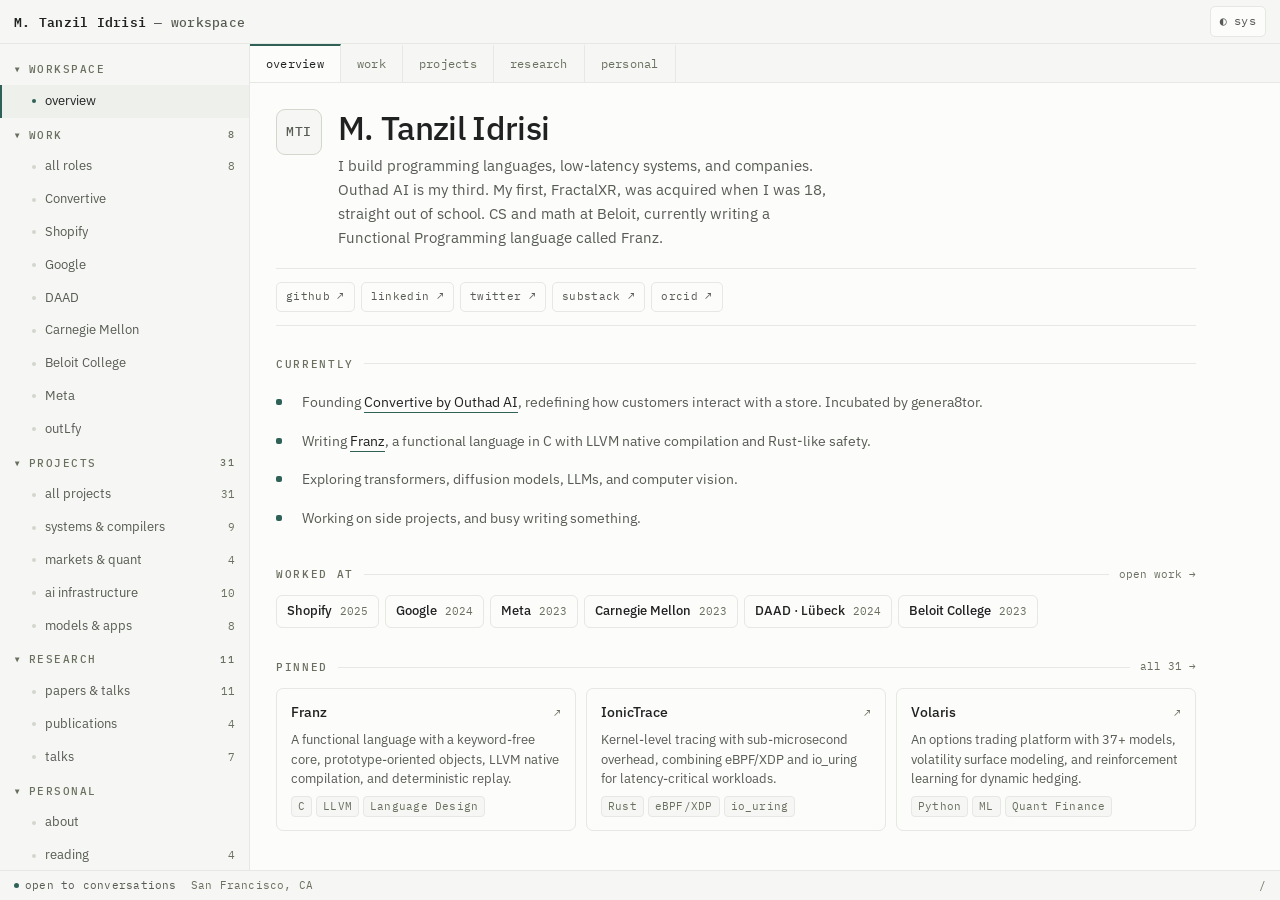
<file: index.html>
<!DOCTYPE html>
<html lang="en">
<head>
<meta charset="utf-8">
<meta name="viewport" content="width=device-width, initial-scale=1">

<title>M. Tanzil Idrisi</title>
<meta name="description" content="M. Tanzil Idrisi builds programming languages, low-latency systems, and companies. Outhad AI is the third, alongside a functional language called Franz.">
<meta name="author" content="M. Tanzil Idrisi">
<link rel="canonical" href="https://tanzil7890.github.io/">

<meta property="og:type" content="profile">
<meta property="og:title" content="M. Tanzil Idrisi">
<meta property="og:description" content="Builds programming languages, low-latency systems, and companies. Outhad AI is the third.">
<meta property="og:url" content="https://tanzil7890.github.io/">
<meta name="twitter:card" content="summary">
<meta name="twitter:title" content="M. Tanzil Idrisi">
<meta name="twitter:description" content="Builds programming languages, low-latency systems, and companies. Outhad AI is the third.">

<meta name="theme-color" content="#fcfcfb" media="(prefers-color-scheme: light)">
<meta name="theme-color" content="#15181a" media="(prefers-color-scheme: dark)">
<link rel="icon" href="favicon.svg" type="image/svg+xml">

<link rel="preconnect" href="https://fonts.googleapis.com">
<link rel="preconnect" href="https://fonts.gstatic.com" crossorigin>
<link rel="stylesheet" href="https://fonts.googleapis.com/css2?family=IBM+Plex+Sans:wght@400;450;500;600&family=IBM+Plex+Mono:wght@400;500;600&display=swap">
<link rel="stylesheet" href="css/style.css">

<noscript><style>
  /* without JS the tabs cannot switch, so show every view in sequence */
  .view{display:block!important}
  .tabs{display:none}
  .view + .view{border-top:1px solid var(--line)}
</style></noscript>
</head>
<body>
<script>
/* theme bootstrap — before markup, so dark viewers get no light flash */
(function(){var t=null;try{t=localStorage.getItem('tiw-theme')}catch(e){}
if(t==='light'||t==='dark')document.documentElement.setAttribute('data-theme',t)})();
</script>

<a class="skip" href="#pane">skip to content</a>

<div class="shell">

  <header class="title">
    <span class="title__name"><b>M. Tanzil Idrisi</b> <span>— workspace</span></span>
    <span class="title__sp"></span>
    <button class="tbtn" id="themeBtn" aria-label="Theme: follow system. Activate to change.">
      <span aria-hidden="true">&#9680;</span><span id="themeTxt">sys</span>
    </button>
  </header>

  <div class="mid">

    <!-- ===================== sidebar tree ===================== -->
    <aside class="rail" id="rail">
      <nav aria-label="Workspace">

        <div class="tree__grp">
          <button class="tree__h" aria-expanded="true" data-grp>
            <span class="tree__tw" aria-hidden="true">&#9660;</span>workspace
          </button>
          <div class="tree__list">
            <button class="tw" data-view="overview" data-top aria-current="true">
              <span class="tw__dot"></span><span class="tw__t">overview</span>
            </button>
          </div>
        </div>

        <div class="tree__grp g-work">
          <button class="tree__h" aria-expanded="true" data-grp>
            <span class="tree__tw" aria-hidden="true">&#9660;</span>work<span class="tree__n">8</span>
          </button>
          <div class="tree__list">
            <button class="tw" data-view="work" data-top><span class="tw__dot"></span><span class="tw__t">all roles</span><span class="tw__n">8</span></button>
            <button class="tw" data-view="work" data-focus="convertive"><span class="tw__dot"></span><span class="tw__t">Convertive</span></button>
            <button class="tw" data-view="work" data-focus="shopify"><span class="tw__dot"></span><span class="tw__t">Shopify</span></button>
            <button class="tw" data-view="work" data-focus="google"><span class="tw__dot"></span><span class="tw__t">Google</span></button>
            <button class="tw" data-view="work" data-focus="daad"><span class="tw__dot"></span><span class="tw__t">DAAD</span></button>
            <button class="tw" data-view="work" data-focus="cmu"><span class="tw__dot"></span><span class="tw__t">Carnegie Mellon</span></button>
            <button class="tw" data-view="work" data-focus="beloit"><span class="tw__dot"></span><span class="tw__t">Beloit College</span></button>
            <button class="tw" data-view="work" data-focus="meta"><span class="tw__dot"></span><span class="tw__t">Meta</span></button>
            <button class="tw" data-view="work" data-focus="outlfy"><span class="tw__dot"></span><span class="tw__t">outLfy</span></button>
          </div>
        </div>

        <div class="tree__grp g-ship">
          <button class="tree__h" aria-expanded="true" data-grp>
            <span class="tree__tw" aria-hidden="true">&#9660;</span>projects<span class="tree__n">31</span>
          </button>
          <div class="tree__list">
            <button class="tw" data-view="projects" data-top><span class="tw__dot"></span><span class="tw__t">all projects</span><span class="tw__n">31</span></button>
            <button class="tw" data-view="projects" data-grpfilter="g1"><span class="tw__dot"></span><span class="tw__t">systems &amp; compilers</span><span class="tw__n">9</span></button>
            <button class="tw" data-view="projects" data-grpfilter="g2"><span class="tw__dot"></span><span class="tw__t">markets &amp; quant</span><span class="tw__n">4</span></button>
            <button class="tw" data-view="projects" data-grpfilter="g3"><span class="tw__dot"></span><span class="tw__t">ai infrastructure</span><span class="tw__n">10</span></button>
            <button class="tw" data-view="projects" data-grpfilter="g4"><span class="tw__dot"></span><span class="tw__t">models &amp; apps</span><span class="tw__n">8</span></button>
          </div>
        </div>

        <div class="tree__grp g-res">
          <button class="tree__h" aria-expanded="true" data-grp>
            <span class="tree__tw" aria-hidden="true">&#9660;</span>research<span class="tree__n">11</span>
          </button>
          <div class="tree__list">
            <button class="tw" data-view="research" data-top><span class="tw__dot"></span><span class="tw__t">papers &amp; talks</span><span class="tw__n">11</span></button>
            <button class="tw" data-view="research" data-focus="papers"><span class="tw__dot"></span><span class="tw__t">publications</span><span class="tw__n">4</span></button>
            <button class="tw" data-view="research" data-focus="talks"><span class="tw__dot"></span><span class="tw__t">talks</span><span class="tw__n">7</span></button>
          </div>
        </div>

        <div class="tree__grp g-read">
          <button class="tree__h" aria-expanded="true" data-grp>
            <span class="tree__tw" aria-hidden="true">&#9660;</span>personal
          </button>
          <div class="tree__list">
            <button class="tw" data-view="personal" data-top><span class="tw__dot"></span><span class="tw__t">about</span></button>
            <button class="tw" data-view="personal" data-focus="reading"><span class="tw__dot"></span><span class="tw__t">reading</span><span class="tw__n">4</span></button>
            <button class="tw" data-view="personal" data-focus="writing"><span class="tw__dot"></span><span class="tw__t">writing</span><span class="tw__n">2</span></button>
          </div>
        </div>

      </nav>
    </aside>

    <!-- ===================== pane ===================== -->
    <main class="pane" id="pane">
      <div class="tabs" role="tablist" aria-label="Open views">
        <button class="tab" role="tab" data-tab="overview" aria-selected="true">overview</button>
        <button class="tab" role="tab" data-tab="work" aria-selected="false">work</button>
        <button class="tab" role="tab" data-tab="projects" aria-selected="false">projects</button>
        <button class="tab" role="tab" data-tab="research" aria-selected="false">research</button>
        <button class="tab" role="tab" data-tab="personal" aria-selected="false">personal</button>
      </div>

      <div class="scroll" id="scroll">

        <!-- ---------------- overview ---------------- -->
        <section class="view on" id="v-overview" data-v="overview" role="tabpanel" tabindex="-1" aria-label="Overview">
          <div class="inner">

            <div class="hero">
              <div class="hero__id">
                <span class="mono-mark" aria-hidden="true">MTI</span>
                <div class="hero__txt">
                  <h1 class="hero__h">M. Tanzil Idrisi</h1>
                  <p class="hero__s">I build programming languages, low-latency systems, and companies. Outhad AI is my third. My first, FractalXR, was acquired when I was 18, straight out of school. CS and math at Beloit, currently writing a Functional Programming language called Franz.</p>
                </div>
              </div>

              <div class="links">
                <a class="olink" href="https://github.com/tanzil7890" target="_blank" rel="noopener noreferrer">github &#8599;<span class="vh">(opens in a new tab)</span></a>
                <a class="olink" href="https://www.linkedin.com/in/mohammad-tanzil-idrisi-077041165/" target="_blank" rel="noopener noreferrer">linkedin &#8599;<span class="vh">(opens in a new tab)</span></a>
                <a class="olink" href="https://twitter.com/TanzilIdrisi_" target="_blank" rel="noopener noreferrer">twitter &#8599;<span class="vh">(opens in a new tab)</span></a>
                <a class="olink" href="https://tanzilidrisi.substack.com/" target="_blank" rel="noopener noreferrer">substack &#8599;<span class="vh">(opens in a new tab)</span></a>
                <a class="olink" href="https://orcid.org/0009-0009-8713-053X" target="_blank" rel="noopener noreferrer">orcid &#8599;<span class="vh">(opens in a new tab)</span></a>
                <!-- resume PDF omitted: idrisiMohammadtanzil_SE.pdf is a 404 at the source site -->
              </div>
            </div>

            <div class="block">
              <div class="block__h"><span class="eyebrow">currently</span><span class="block__r"></span></div>
              <ul class="now">
                <li><span>Founding <a class="tlink" href="https://www.producthunt.com/posts/outhad" target="_blank" rel="noopener noreferrer">Convertive by Outhad AI</a>, redefining how customers interact with a store. Incubated by genera8tor.<span class="vh"> (opens in a new tab)</span></span></li>
                <li><span>Writing <a class="tlink" href="https://github.com/tanzil7890/franz" target="_blank" rel="noopener noreferrer">Franz</a>, a functional language in C with LLVM native compilation and Rust-like safety.<span class="vh"> (opens in a new tab)</span></span></li>
                <li><span>Exploring transformers, diffusion models, LLMs, and computer vision.</span></li>
                <li><span>Working on side projects, and busy writing something.</span></li>
              </ul>
            </div>

            <div class="block">
              <div class="block__h"><span class="eyebrow">worked at</span><span class="block__r"></span><button class="block__a" data-goto="work">open work &#8594;</button></div>
              <div class="orgs">
                <span class="org"><b>Shopify</b><span>2025</span></span>
                <span class="org"><b>Google</b><span>2024</span></span>
                <span class="org"><b>Meta</b><span>2023</span></span>
                <span class="org"><b>Carnegie Mellon</b><span>2023</span></span>
                <span class="org"><b>DAAD &middot; L&uuml;beck</b><span>2024</span></span>
                <span class="org"><b>Beloit College</b><span>2023</span></span>
              </div>
            </div>

            <div class="block">
              <div class="block__h"><span class="eyebrow">pinned</span><span class="block__r"></span><button class="block__a" data-goto="projects">all 31 &#8594;</button></div>
              <div class="pins">
                <a class="pin" href="https://github.com/tanzil7890/franz" target="_blank" rel="noopener noreferrer">
                  <span class="pin__h"><span class="pin__n">Franz</span><span class="pin__x">&#8599;</span></span>
                  <span class="pin__d">A functional language with a keyword-free core, prototype-oriented objects, LLVM native compilation, and deterministic replay.</span>
                  <span class="pin__t"><span class="tag">C</span><span class="tag">LLVM</span><span class="tag">Language Design</span></span>
                  <span class="vh">(opens in a new tab)</span>
                </a>
                <a class="pin" href="https://github.com/tanzil7890/IonicTrace" target="_blank" rel="noopener noreferrer">
                  <span class="pin__h"><span class="pin__n">IonicTrace</span><span class="pin__x">&#8599;</span></span>
                  <span class="pin__d">Kernel-level tracing with sub-microsecond overhead, combining eBPF/XDP and io_uring for latency-critical workloads.</span>
                  <span class="pin__t"><span class="tag">Rust</span><span class="tag">eBPF/XDP</span><span class="tag">io_uring</span></span>
                  <span class="vh">(opens in a new tab)</span>
                </a>
                <a class="pin" href="https://github.com/tanzil7890/volaris" target="_blank" rel="noopener noreferrer">
                  <span class="pin__h"><span class="pin__n">Volaris</span><span class="pin__x">&#8599;</span></span>
                  <span class="pin__d">An options trading platform with 37+ models, volatility surface modeling, and reinforcement learning for dynamic hedging.</span>
                  <span class="pin__t"><span class="tag">Python</span><span class="tag">ML</span><span class="tag">Quant Finance</span></span>
                  <span class="vh">(opens in a new tab)</span>
                </a>
              </div>
            </div>

          </div>
        </section>

        <!-- ---------------- work ---------------- -->
        <section class="view" id="v-work" data-v="work" role="tabpanel" tabindex="-1" aria-label="Work">
          <div class="inner">
            <div class="vhead">
              <p class="eyebrow">work</p>
              <h2 class="h-view">Eight roles, 2022 to now</h2>
              <p class="sub">Founding and engineering across startups, big tech infrastructure, and academic research labs.</p>
            </div>

            <article class="role role--on" id="r-convertive">
              <div class="role__rail"></div>
              <div class="role__b">
                <div class="role__top"><h3 class="role__org">Convertive by Outhad AI</h3><span class="pill">current</span><span class="role__when">Sep 2024 &mdash; now</span></div>
                <p class="role__meta">CTO &amp; CEO <em>&middot; Madison, Wisconsin</em></p>
                <ul class="bl"><li>A genera8tor (gBeta) incubated startup improving how end users search retailers, closing the gap between what you say and what you get using generative AI, computer vision, natural language processing, and deep learning.</li></ul>
              </div>
            </article>

            <article class="role" id="r-shopify">
              <div class="role__rail"></div>
              <div class="role__b">
                <div class="role__top"><h3 class="role__org">Shopify</h3><span class="role__when">May &mdash; Aug 2025</span></div>
                <p class="role__meta">Software Engineer Intern <em>&middot; San Francisco, California</em></p>
                <ul class="bl">
                  <li>Built a scalable ads auction system in Go handling 10M+ daily requests at p95 under 120ms.</li>
                  <li>Maintained 99.9% auction availability across multi-AZ Kubernetes deployment and failover.</li>
                  <li>Shipped a feature-flag service powering checkout experiments with automated rollout controls.</li>
                  <li>Reduced PostgreSQL load 40% with Redis caching for sub-millisecond metadata lookups.</li>
                  <li>Processed billions of events with Airflow pipelines, distributed tracing, and automated recovery.</li>
                </ul>
              </div>
            </article>

            <article class="role" id="r-google">
              <div class="role__rail"></div>
              <div class="role__b">
                <div class="role__top"><h3 class="role__org">Google</h3><span class="role__when">Jul &mdash; Sep 2024</span></div>
                <p class="role__meta">Software Engineer Fellow <em>&middot; Remote</em></p>
                <ul class="bl">
                  <li>Selected from 400+ applicants for a competitive 10-week program built around hands-on projects, interview preparation, and technical workshops.</li>
                  <li>Received one-on-one mentorship from Google engineers and collaborated with peers on production practices.</li>
                </ul>
              </div>
            </article>

            <article class="role" id="r-daad">
              <div class="role__rail"></div>
              <div class="role__b">
                <div class="role__top"><h3 class="role__org">DAAD German Academic Exchange Service</h3><span class="role__when">May &mdash; Aug 2024</span></div>
                <p class="role__meta">Undergraduate Research Fellow <em>&middot; L&uuml;beck, Germany</em></p>
                <ul class="bl">
                  <li>Innovated a noise-aware 3D U-Net, improving PET image quality by 15% and surpassing baseline U-Net performance.</li>
                  <li>Worked on AG-PET, an anatomically guided multimodal U-Net for PET denoising.</li>
                  <li>Constructed a patch-based NAFNET noise-aware fusion network.</li>
                  <li>Built a self-supervised diffusion model made noise-aware to improve denoising accuracy.</li>
                  <li>Presented findings at the IEEE NSS Medical Imaging Conference 2024 in Tampa, Florida.</li>
                </ul>
                <p class="sup">supervisors &middot; <a href="https://www.imt.uni-luebeck.de/institute/staff/ezzat-elmoujarkach" target="_blank" rel="noopener noreferrer">Ezzat Elmoujarkach</a>, <a href="https://www.imt.uni-luebeck.de/institute/staff/magdalena-rafecas" target="_blank" rel="noopener noreferrer">Magdalena Rafecas</a></p>
              </div>
            </article>

            <article class="role" id="r-cmu">
              <div class="role__rail"></div>
              <div class="role__b">
                <div class="role__top"><h3 class="role__org">Carnegie Mellon University</h3><span class="role__when">Aug 2023 &mdash; Jan 2024</span></div>
                <p class="role__meta">Machine Learning Research Intern, School of Computer Science <em>&middot; Pittsburgh, Pennsylvania</em></p>
                <ul class="bl">
                  <li>Developed a Python mobile system for 3D face reconstruction from 2D images, supporting cancer and cosmetic surgery planning.</li>
                  <li>Leveraged a GAN trained with PyTorch, achieving a 90.2% accuracy rate on the LFW dataset.</li>
                  <li>Used DLib to identify 68 key facial landmarks, with SciPy, PyMesh, and Matplotlib.</li>
                </ul>
                <p class="sup">supervisor &middot; Dr. Ganesh Mani</p>
              </div>
            </article>

            <article class="role" id="r-beloit">
              <div class="role__rail"></div>
              <div class="role__b">
                <div class="role__top"><h3 class="role__org">Beloit College</h3><span class="role__when">Aug 2023 &mdash; May 2024</span></div>
                <p class="role__meta">Data Science Engineer <em>&middot; Beloit, Wisconsin</em></p>
                <ul class="bl"><li>Developed a Python desktop application for task automation, saving $10K+ by producing custom financial aid letters in house rather than through an outsourced service.</li></ul>
              </div>
            </article>

            <article class="role" id="r-meta">
              <div class="role__rail"></div>
              <div class="role__b">
                <div class="role__top"><h3 class="role__org">Meta</h3><span class="role__when">May &mdash; Aug 2023</span></div>
                <p class="role__meta">Software Engineer Intern <em>&middot; Menlo Park, California</em></p>
                <ul class="bl">
                  <li>Built Vision Transformer optimizations for large-scale video understanding across Meta production systems.</li>
                  <li>Designed adaptive token sampling in PyTorch and integrated it into Reels video understanding pipelines.</li>
                  <li>Reduced transformer inference latency and FLOPs by 25%, cutting production compute costs by 10%.</li>
                </ul>
              </div>
            </article>

            <article class="role" id="r-outlfy">
              <div class="role__rail"></div>
              <div class="role__b">
                <div class="role__top"><h3 class="role__org">outLfy</h3><span class="role__when">Oct 2022 &mdash; Aug 2024</span></div>
                <p class="role__meta">Co-Founder &amp; CEO <em>&middot; United States, remote</em></p>
                <ul class="bl">
                  <li>Provided custom AI solutions to companies, from marketing and branding to data-driven tooling.</li>
                  <li>Focused primarily on the financial and e-commerce sectors.</li>
                  <li>Specialized in helping small and medium enterprises grow efficiently and cost-effectively.</li>
                </ul>
              </div>
            </article>
          </div>
        </section>

        <!-- ---------------- projects ---------------- -->
        <section class="view" id="v-projects" data-v="projects" role="tabpanel" tabindex="-1" aria-label="Projects">
          <div class="inner">
            <div class="vhead">
              <p class="eyebrow">projects</p>
              <h2 class="h-view">Thirty-one things I shipped</h2>
              <p class="sub">Compilers and runtimes, trading systems, AI infrastructure, and applied models. Filter by technology or pick a family from the tree.</p>
            </div>

            <div class="ptools">
              <div class="chipline" role="group" aria-label="Filter projects by technology" id="filter"></div>
              <p class="pcount" role="status" id="pcount">31 of 31</p>
            </div>

            <div id="projRoot"></div>
          </div>
        </section>

        <!-- ---------------- research ---------------- -->
        <section class="view" id="v-research" data-v="research" role="tabpanel" tabindex="-1" aria-label="Research">
          <div class="inner">
            <div class="vhead">
              <p class="eyebrow">research</p>
              <h2 class="h-view">Four papers, seven talks</h2>
              <p class="sub">Browser-agent evaluation, efficient inference and caching, contextual bandits for e-commerce, and low-dose PET reconstruction.</p>
            </div>

            <div class="block" id="papers" style="margin-top:0">
              <div class="block__h"><span class="eyebrow">publications</span><span class="block__r"></span><span class="block__a">4</span></div>

              <article class="paper">
                <h3 class="paper__t">Same Model, Different Harness: What Makes a Browser Agent Succeed on HealthAdminBench</h3>
                <p class="paper__v">KoraCode research &middot; in review &middot; Oct 2026 &middot; a controlled study of how browser-agent harness design changes accuracy, cost, and token use</p>
                <div class="paper__f">
                  <a class="olink" href="https://kcode.outhad.com/papers/" target="_blank" rel="noopener noreferrer">paper &amp; results &#8599;<span class="vh">(opens in a new tab)</span></a>
                  <span class="pill pill--res">in review</span><span class="tag">Browser Agents</span><span class="tag">Evaluation</span><span class="tag">HealthAdminBench</span>
                </div>
              </article>

              <article class="paper">
                <h3 class="paper__t">Paired Replacement: Differential Cache Maintenance for Dynamic Sparse and Mixture-of-Experts Inference</h3>
                <p class="paper__v">AIML Systems Conference 2026 &middot; accepted &middot; Oct 2026</p>
                <div class="paper__f"><span class="pill pill--res">forthcoming</span><span class="tag">Efficient Inference</span><span class="tag">Mixture-of-Experts</span><span class="tag">Caching</span></div>
              </article>

              <article class="paper">
                <h3 class="paper__t">Timeline-Weighted Contextual Bandits for Real-Time E-Commerce Intervention</h3>
                <p class="paper__v">Preprint 2026 &middot; Zenodo &middot; representation, benchmarks, and an honest off-policy study</p>
                <div class="paper__f">
                  <a class="olink" href="https://doi.org/10.5281/zenodo.20652076" target="_blank" rel="noopener noreferrer">doi &#8599;<span class="vh">(opens in a new tab)</span></a>
                  <span class="tag">Contextual Bandits</span><span class="tag">Off-Policy</span><span class="tag">E-Commerce</span>
                </div>
              </article>

              <article class="paper">
                <h3 class="paper__t">TIB v1.0: Timeline Intervention Benchmark</h3>
                <p class="paper__v">Dataset 2026 &middot; Zenodo &middot; propensity-logged benchmarks for intervention bandits</p>
                <div class="paper__f">
                  <a class="olink" href="https://doi.org/10.5281/zenodo.20651686" target="_blank" rel="noopener noreferrer">doi &#8599;<span class="vh">(opens in a new tab)</span></a>
                  <a class="olink" href="https://huggingface.co/datasets/tanzilidrisi/tib-benchmark" target="_blank" rel="noopener noreferrer">huggingface &#8599;<span class="vh">(opens in a new tab)</span></a>
                  <span class="tag">Dataset</span><span class="tag">Benchmark</span>
                </div>
              </article>
            </div>

            <div class="block" id="talks">
              <div class="block__h"><span class="eyebrow">talks</span><span class="block__r"></span><span class="block__a">7</span></div>
              <div class="talkrow"><p class="talkrow__t">ContextKit: Multimodal Graph Memory Architecture for AI</p><p class="talkrow__d">Apr 7, 2025</p><p class="talkrow__v">National Conference of Undergraduate Research &middot; Pittsburgh, PA</p></div>
              <div class="talkrow"><p class="talkrow__t">C-PETAL-3D: Classification Driven Progressive Elimination of Noise Towards Accurate Ultra Low Dose PET Images Using 3D U-Nets</p><p class="talkrow__d">Oct 28, 2024</p><p class="talkrow__v">IEEE NSS MIC RTSD 2024 &middot; Tampa, FL</p></div>
              <div class="talkrow"><p class="talkrow__t">ContextKit: Memory Layer for Long Running Agents</p><p class="talkrow__d">Oct 23, 2024</p><p class="talkrow__v">Mid-States Consortium &middot; University of Chicago</p></div>
              <div class="talkrow"><p class="talkrow__t">Efficient Hyperparameter Optimization through Sparse Sampling and Robust Tensor PCA</p><p class="talkrow__d">Apr 10, 2024</p><p class="talkrow__v">National Conference of Undergraduate Research &middot; Miami, FL</p></div>
              <div class="talkrow"><p class="talkrow__t">Quantization Optimization: Autoencoders and Lloyd-Max for Data Compression</p><p class="talkrow__d">Oct 23, 2023</p><p class="talkrow__v">Mid-States Consortium &middot; University of Chicago</p></div>
              <div class="talkrow"><p class="talkrow__t">Pooling Convolutional Capsule Network</p><p class="talkrow__d">Apr 12, 2023</p><p class="talkrow__v">National Conference of Undergraduate Research &middot; UW&ndash;Eau Claire</p></div>
              <div class="talkrow"><p class="talkrow__t">Pooling Convolutional Capsule Network</p><p class="talkrow__d">Oct 23, 2022</p><p class="talkrow__v">Mid-States Consortium &middot; University of Chicago</p></div>
            </div>
          </div>
        </section>

        <!-- ---------------- personal ---------------- -->
        <section class="view" id="v-personal" data-v="personal" role="tabpanel" tabindex="-1" aria-label="Personal">
          <div class="inner">
            <div class="vhead">
              <p class="eyebrow">personal</p>
              <h2 class="h-view">About, reading, writing</h2>
              <p class="sub">The parts that are not a repository.</p>
            </div>

            <div class="block" style="margin-top:0">
              <div class="block__h"><span class="eyebrow">about</span><span class="block__r"></span></div>
              <p class="prose">I&rsquo;m primarily a technical builder and serial founder. <a class="tlink" href="https://tryconvertive.com/" target="_blank" rel="noopener noreferrer">Outhad AI</a> is my third company. My first, <a class="tlink" href="https://tanzilidrisi68.medium.com/boxally-bought-my-farctalxr-788a7985e15f" target="_blank" rel="noopener noreferrer">FractalXR</a>, was acquired by Boxally when I was 18, straight out of school. <a class="tlink" href="https://outlfy.com/" target="_blank" rel="noopener noreferrer">outLfy</a> came second. My academic background is in applied math, CS, and quantitative economics, with splashes of philosophy, physics, and psychology.</p>
              <p class="prose">Lately I&rsquo;ve been designing <a class="tlink" href="https://github.com/tanzil7890/franz" target="_blank" rel="noopener noreferrer">Franz</a>, a functional programming language built in C with LLVM native compilation &mdash; a tiny, keyword-free functional core with prototype-oriented objects, Rust-like safety, lexical scoping, and deterministic replay.</p>
              <p class="prose">I spend a lot of time building <a class="tlink" href="https://tryconvertive.com/" target="_blank" rel="noopener noreferrer">Convertive by Outhad AI</a>, reading works by Jeffrey Archer, Jaun Elia, and J.K. Rowling, and playing and watching cricket.</p>
            </div>

            <div class="block" id="reading">
              <div class="block__h"><span class="eyebrow">reading</span><span class="block__r"></span><span class="block__a">4</span></div>
              <a class="bookrow" href="https://www.goodreads.com/book/show/57945316-babel" target="_blank" rel="noopener noreferrer"><span class="bookrow__t">Babel</span><span class="bookrow__a">R.F. Kuang</span><span class="vh">(opens in a new tab)</span></a>
              <a class="bookrow" href="https://www.goodreads.com/book/show/13425570-how-will-you-measure-your-life" target="_blank" rel="noopener noreferrer"><span class="bookrow__t">How Will You Measure Your Life?</span><span class="bookrow__a">Clayton M. Christensen</span><span class="vh">(opens in a new tab)</span></a>
              <a class="bookrow" href="https://www.goodreads.com/book/show/24885533-the-paper-menagerie-and-other-stories" target="_blank" rel="noopener noreferrer"><span class="bookrow__t">The Paper Menagerie and Other Stories</span><span class="bookrow__a">Ken Liu</span><span class="vh">(opens in a new tab)</span></a>
              <a class="bookrow" href="https://www.goodreads.com/book/show/4671.The_Great_Gatsby" target="_blank" rel="noopener noreferrer"><span class="bookrow__t">The Great Gatsby</span><span class="bookrow__a">F. Scott Fitzgerald</span><span class="vh">(opens in a new tab)</span></a>
            </div>

            <div class="block" id="writing">
              <div class="block__h"><span class="eyebrow">writing</span><span class="block__r"></span><span class="block__a">2</span></div>
              <a class="wcard" href="https://tanzilidrisi.substack.com/" target="_blank" rel="noopener noreferrer">
                <span><span class="wcard__t">Substack</span><br><span class="wcard__d">Personal life updates, every few months.</span></span>
                <span class="wcard__x">&#8599;</span><span class="vh">(opens in a new tab)</span>
              </a>
              <a class="wcard" href="https://tanzilidrisi68.medium.com/" target="_blank" rel="noopener noreferrer">
                <span><span class="wcard__t">Medium</span><br><span class="wcard__d">Occasional writing about topics I find interesting.</span></span>
                <span class="wcard__x">&#8599;</span><span class="vh">(opens in a new tab)</span>
              </a>
            </div>
          </div>
        </section>

      </div>
    </main>
  </div>

  <footer class="status">
    <span class="status__ok"><i></i>open to conversations</span>
    <span>San Francisco, CA</span>
    <span class="status__sp"></span>
    <span id="statusView">overview</span>
  </footer>
</div>

<dialog id="archive" class="md" aria-labelledby="mdT">
  <h2 class="md__t" id="mdT">Repository is private</h2>
  <p class="md__p"><strong>Slime Code</strong> is still in stealth, so the repository is not public. Reach out on LinkedIn if you want to talk about it.</p>
  <div class="md__a">
    <button class="btn" data-close>Close</button>
    <a class="btn btn--p" href="https://www.linkedin.com/in/mohammad-tanzil-idrisi-077041165/" target="_blank" rel="noopener noreferrer">Message on LinkedIn<span class="vh"> (opens in a new tab)</span></a>
  </div>
</dialog>

<script>
(function(){
"use strict";

/* ---------------- theme ---------------- */
var ORDER=['system','light','dark'],btn=document.getElementById('themeBtn'),
    txt=document.getElementById('themeTxt'),stored=null;
try{stored=localStorage.getItem('tiw-theme')}catch(e){}
var mode=(stored==='light'||stored==='dark')?stored:'system';
function apply(m){
  var r=document.documentElement;
  if(m==='system')r.removeAttribute('data-theme'); else r.setAttribute('data-theme',m);
  try{ m==='system'?localStorage.removeItem('tiw-theme'):localStorage.setItem('tiw-theme',m); }catch(e){}
  txt.textContent=(m==='system')?'sys':m;
  btn.setAttribute('aria-label','Theme: '+(m==='system'?'follow system':m)+'. Activate to change.');
  mode=m;
}
apply(mode);
btn.addEventListener('click',function(){apply(ORDER[(ORDER.indexOf(mode)+1)%ORDER.length])});

/* ---------------- project data ---------------- */
var GROUPS=[
 {k:'g1',t:'systems & compilers'},
 {k:'g2',t:'markets & quant'},
 {k:'g3',t:'ai infrastructure'},
 {k:'g4',t:'models & applications'}
];
var P=[
{g:'g1',n:'Franz',u:'https://github.com/tanzil7890/franz',t:['C','LLVM','Language Design'],
 d:'A high-level functional language with Rust-like safety and a tiny, keyword-free core with prototype-oriented objects. LLVM native compilation, lexical scoping, a standard library, and deterministic replay.'},
{g:'g1',n:'HALO-CI',u:'https://github.com/tanzil7890/HALO-CI',t:['C++','LLVM','LLMs'],
 d:'A high-performance compiler accelerator for LLM and linear algebra operations.'},
{g:'g1',n:'IonicTrace',u:'https://github.com/tanzil7890/IonicTrace',t:['Rust','eBPF/XDP','io_uring'],
 d:'Ultra-low latency tracing combining Linux eBPF/XDP and io_uring for kernel-level visibility with sub-microsecond overhead, aimed at high-frequency trading.'},
{g:'g1',n:'ControlDB',u:'https://github.com/tanzil7890/ControlDB',t:['C++','Python','TypeScript'],
 d:'The system of record for regulated AI agent actions. Records into an append-only, hash-chained store that is replayable, queryable, and tamper-evident, with policy enforcement and evidence export.'},
{g:'g1',n:'Memory Pool Trading System',u:'https://github.com/tanzil7890/AK-Bypass-Packet-Filtering',t:['C','C++','Quant Finance'],
 d:'An HFT network analyzer with a custom memory pool reaching 2.27M ops/sec and 127K+ messages/second, with real-time arbitrage detection across NYSE, NASDAQ, and CBOE and lock-free queues.'},
{g:'g1',n:'SchemaRefly',u:'https://github.com/tanzil7890/schemarefly',t:['Rust','TypeScript','dbt'],
 d:'Schema contract verification for dbt. Static analysis infers schemas from SQL and compares them against declared contracts to catch breaking changes before deployment.'},
{g:'g1',n:'TypeA11y',u:'https://github.com/tanzil7890/TypeA11y',t:['TypeScript','Babel','a11y'],
 d:'A compiler plugin that enforces accessibility best practices at compile time, catching common issues early and helping ensure WCAG compliance.'},
{g:'g1',n:'RailsClock',u:'https://github.com/tanzil7890/RailsClock',t:['Ruby','Rails'],
 d:'A Rails engine for recording, replaying, and debugging HTTP requests alongside their database interactions in real time.'},
{g:'g1',n:'CraftClans',u:'https://github.com/tanzil7890/CraftClan',t:['C++','Physics','3D'],
 d:'A backend cursor for 3D modelling with a custom physics engine, built as a game blending Clash of Clans and Minecraft with building physics.'},

{g:'g2',n:'Volaris',u:'https://github.com/tanzil7890/volaris',t:['Python','ML','Quant Finance'],
 d:'An options trading platform built as an industry-standard quant system. Integrates 37+ models, Greeks calculations, volatility surface modeling, reinforcement learning for hedging, and backtesting.'},
{g:'g2',n:'High-Frequency FX Arbitrage Engine',u:'https://github.com/tanzil7890/High-Frequency-FX-Arbitrage-Engine',t:['Python','HFT','Quant Finance'],
 d:'A production-grade FX arbitrage engine with sub-20s latency, 1M+ messages per second throughput, and risk management across 16 institutional liquidity providers.'},
{g:'g2',n:'HoloQuant',u:'https://github.com/tanzil7890/HoloQuant',t:['Python','Quant Finance'],
 d:'A quantitative analytics platform providing insight into federal contract data and spending patterns for investment analysis and risk management.'},
{g:'g2',n:'OptiTrade AI',u:'https://github.com/tanzil7890/UTC2023',t:['Python','Quant Finance','GenAI'],
 d:'Built for the University Trading Competition 2023. Optimizes portfolio weights with genetic algorithms, evaluates risk with CVaR, and maximizes the Sharpe ratio.'},

{g:'g3',n:'PromptKernel',u:'https://github.com/tanzil7890/prompt_kernel',t:['TypeScript','Cloudflare','LLMs'],
 d:'A Cloudflare Worker that sits in front of LLM provider traffic, applying deterministic normalization, exact cache, guarded semantic retrieval, rollout controls, and safety checks before forwarding misses upstream.'},
{g:'g3',n:'KoraCode',u:'https://kcode.outhad.com/',l:'website',t:['Browser Agents','JavaScript','Automation'],
 d:'An AI agent that drives a real browser from the terminal by writing JavaScript against the Chrome DevTools Protocol. Sessions run live beside the chat with approval gates for irreversible actions; successful tasks become reusable, zero-model scripts, while long-running workflow graphs can pause, resume, and repair failed steps.'},
{g:'g3',n:'ContextKit',u:'https://contextkit.outhad.com/',l:'website',t:['Python','Agent Memory','Vector DB'],
 d:'A long-term memory layer for AI agents that extracts and revises user facts, retrieves only the context relevant to each request, and supports scoped user, session, agent, procedural, episodic, relational, document, and visual memory. It is provider-agnostic across models, embeddings, vector stores, and graph stores.'},
{g:'g3',n:'Outhad Gaugelab',u:'https://github.com/tanzil7890/Outhad_Gaugelab',t:['Python','Lean 4','AI Safety'],
 d:'An agent observability and safety platform with formally verified mesa-optimization detection, catching inner alignment failures through mathematical proof certificates.'},
{g:'g3',n:'QNV — Query Nexus Vault',u:'https://github.com/Outhad-Search/QNV',t:['Python','Neo4j','Vector DB'],
 d:'Middleware providing a unified interface for executing SQL, Cypher, and vector similarity queries.'},
{g:'g3',n:'PolyFlow',u:'https://github.com/tanzil7890/polyflow-dev-ai',t:['Python','LLMs','NLP'],
 d:'Semantic data processing that integrates LLMs with DataFrame operations, with modular operators for search, transform, and cluster plus automated index management.'},
{g:'g3',n:'SynergyML',u:'https://github.com/tanzil7890/synergyML',t:['Python','PyTorch','LLMs'],
 d:'A framework for multimodal analysis specializing in synchronized video and audio processing, emotion detection, and LLM-enhanced analysis.'},
{g:'g3',n:'Kora AI',u:'https://github.com/tanzil7890/kora-ai',t:['Python','Voice AI','LLMs'],
 d:'Create and deploy voice AI agents to qualify leads, boost sales, automate support, and streamline hiring.'},
{g:'g3',n:'Intersect Browser',u:'https://github.com/tanzil7890/Intersect_browser',t:['Python','AI'],
 d:'An AI-powered OS browser for searching and navigating the web and managing the file explorer, with a built-in terminal.'},
{g:'g3',n:'Slime Code',u:null,stealth:true,t:['AI Agents','LLMs'],
 d:'An agentic AI-based code editor. Still in stealth, so the repository is private.'},

{g:'g4',n:'F1 Hawkeye',u:'https://github.com/tanzil7890/F1-Hawkeye',t:['Python','PySide6','XGBoost'],
 d:'A telemetry analysis platform for Formula 1 games. Streams live UDP telemetry into 12 dashboards with predictions for tire wear, lap times, pit strategy, and race outcomes.'},
{g:'g4',n:'Avatar App',u:'https://github.com/tanzil7890/AvatarApp',t:['Python','GenAI','3D'],
 d:'A cursor for storytelling. Turns sketches into animated 3D worlds with AI.'},
{g:'g4',n:'PakerKit',u:'https://github.com/tanzil7890/PakerKit',t:['Python'],
 d:'Turns any document into a dynamic template and generates customized versions in seconds.'},
{g:'g4',n:'Roco AI',u:'https://github.com/tanzil7890/Fashion_setter_genAI',t:['Python','GenAI','LLMs'],
 d:'A fashion outfit generator using order history and cart data for personalized recommendations.'},
{g:'g4',n:'Complaident AI',u:'https://github.com/tanzil7890/Amazon_multimodal_complaint_identification',t:['Python','NLP','PyTorch'],
 d:'A multi-modal classification system using both text and image data to identify complaints in reviews.'},
{g:'g4',n:'Live-Time Gesture Recognition',u:null,t:['Python','PyTorch','ResNet-50'],
 d:'High-accuracy hand gesture classifiers trained by transfer learning from VGG-16 and ResNet-50.'},
{g:'g4',n:'Exercise Tracking App',u:null,t:['Python','MediaPipe','OpenCV'],
 d:'A real-time exercise monitoring system using pose detection with MediaPipe and OpenCV.'},
{g:'g4',n:'W2P — Words to Poem',u:null,t:['Python','T5','NLP'],
 d:'End-to-end poetry generation from a list of topics using T5, the text-to-text transfer transformer.'}
];

/* ---------------- render projects ---------------- */
var root=document.getElementById('projRoot'),
    pcount=document.getElementById('pcount'),
    filterEl=document.getElementById('filter');
var activeTag='', activeGroup='';

function esc(s){return String(s).replace(/[&<>"]/g,function(c){
  return {'&':'&amp;','<':'&lt;','>':'&gt;','"':'&quot;'}[c];});}

function render(){
  var html='', shown=0;
  GROUPS.forEach(function(G){
    if(activeGroup && activeGroup!==G.k) return;
    var items=P.filter(function(p){
      return p.g===G.k && (!activeTag || p.t.indexOf(activeTag)!==-1);
    });
    if(!items.length) return;
    html+='<div class="gsep"><span class="gsep__t">'+esc(G.t)+'</span>'+
          '<span class="gsep__r"></span><span class="gsep__n">'+items.length+'</span></div><div class="grid">';
    items.forEach(function(p){
      shown++;
      var idx=('0'+(P.indexOf(p)+1)).slice(-2);
      var out = p.stealth
        ? '<button class="olink" data-archive>stealth &#8599;</button>'
        : (p.u ? '<a class="olink" href="'+esc(p.u)+'" target="_blank" rel="noopener noreferrer">'+esc(p.l||'github')+' &#8599;<span class="vh">(opens in a new tab)</span></a>'
               : '<span class="olink olink--off">no public repo</span>');
      html+='<article class="card">'+
        '<div class="card__h"><span class="card__i">'+idx+'</span><h3 class="card__n">'+esc(p.n)+'</h3></div>'+
        '<p class="card__d">'+esc(p.d)+'</p>'+
        '<div class="card__f">'+p.t.map(function(x){return '<span class="tag">'+esc(x)+'</span>'}).join('')+out+'</div>'+
      '</article>';
    });
    html+='</div>';
  });
  root.innerHTML = html || '<p class="sub">Nothing matches that filter.</p>';
  var bits=[];
  if(activeGroup){var gg=GROUPS.filter(function(x){return x.k===activeGroup})[0];if(gg)bits.push(gg.t);}
  if(activeTag)bits.push(activeTag);
  pcount.textContent=shown+' of '+P.length+(bits.length?' · '+bits.join(' · '):'');
}

/* tag chips, most common first */
var counts={};
P.forEach(function(p){p.t.forEach(function(x){counts[x]=(counts[x]||0)+1})});
var tags=Object.keys(counts).sort(function(a,b){return counts[b]-counts[a]||a.localeCompare(b)}).slice(0,9);
function mkChip(tag,label,n,on){
  var b=document.createElement('button');
  b.className='chip';b.setAttribute('data-tag',tag);
  b.setAttribute('aria-pressed',on?'true':'false');
  b.innerHTML=esc(label)+' <b>'+n+'</b>';
  return b;
}
filterEl.appendChild(mkChip('','all',P.length,true));
tags.forEach(function(t){filterEl.appendChild(mkChip(t,t,counts[t],false))});
filterEl.addEventListener('click',function(e){
  var b=e.target.closest('.chip'); if(!b)return;
  Array.prototype.forEach.call(filterEl.children,function(c){
    c.setAttribute('aria-pressed',c===b?'true':'false');
  });
  activeTag=b.getAttribute('data-tag');
  render();
});
render();

/* ---------------- view switching ---------------- */
var views=Array.prototype.slice.call(document.querySelectorAll('.view')),
    tabs=Array.prototype.slice.call(document.querySelectorAll('.tab')),
    tws=Array.prototype.slice.call(document.querySelectorAll('.tw')),
    scroll=document.getElementById('scroll'),
    statusView=document.getElementById('statusView');

/* ---------------- URL slugs ----------------
   Each view has a path: / for overview, /work, /projects, /research,
   /personal. Selecting a view pushes that path, so links are shareable
   and back/forward move between views. A direct hit on /work 404s on
   static hosting, so 404.html hands the path back to this page. */
var SLUGS=['overview','work','projects','research','personal'];
var BASE=(function(){
  var dir=location.pathname.replace(/[^\/]*$/,'');
  var m=dir.match(/\/([^\/]+)\/$/);           // /work/ -> treat /work as a slug, not a folder
  if(m && SLUGS.indexOf(m[1])!==-1) dir=dir.slice(0,-(m[1].length+1));
  return dir;
})();
var canRoute=true;
try{ history.replaceState(history.state,'',location.href); }catch(e){ canRoute=false; }

function toView(raw){
  var s=String(raw||'').split('?')[0].split('#')[0].replace(/^\/+|\/+$/g,'');
  if(s==='' || s==='index.html') return 'overview';
  return SLUGS.indexOf(s)!==-1 ? s : null;
}
function pathFor(v){ return BASE + (v==='overview' ? '' : v); }
function readPath(){
  var p=location.pathname;
  return p.indexOf(BASE)===0 ? p.slice(BASE.length) : '';
}
function setPath(v,replace){
  if(!canRoute) return;
  try{ history[replace?'replaceState':'pushState']({v:v},'',pathFor(v)); }catch(e){}
}

function show(v,opts){
  opts=opts||{};
  views.forEach(function(s){s.classList.toggle('on',s.getAttribute('data-v')===v)});
  tabs.forEach(function(t){t.setAttribute('aria-selected',t.getAttribute('data-tab')===v?'true':'false')});
  tws.forEach(function(t){
    var match = t.getAttribute('data-view')===v && (
      opts.tw ? t===opts.tw : (t.hasAttribute('data-top'))
    );
    if(match)t.setAttribute('aria-current','true'); else t.removeAttribute('aria-current');
  });
  statusView.textContent='/'+(v==='overview'?'':v);
  if(!opts.noUrl) setPath(v,!!opts.replace);
  if(!opts.keepScroll){ scroll.scrollTop=0; if(window.innerWidth<=900) window.scrollTo(0,0); }
}

tabs.forEach(function(t){
  t.addEventListener('click',function(){show(t.getAttribute('data-tab'))});
});

document.querySelectorAll('[data-goto]').forEach(function(b){
  b.addEventListener('click',function(){show(b.getAttribute('data-goto'))});
});

tws.forEach(function(t){
  t.addEventListener('click',function(){
    var v=t.getAttribute('data-view');
    var gf=t.getAttribute('data-grpfilter');
    var fo=t.getAttribute('data-focus');

    if(v==='projects'){
      activeGroup = gf || '';
      render();
    }
    show(v,{tw:t});

    if(fo){
      var el=document.getElementById(fo) || document.getElementById('r-'+fo);
      if(el){
        requestAnimationFrame(function(){
          var box=el.getBoundingClientRect(), host=scroll.getBoundingClientRect();
          if(window.innerWidth>900) scroll.scrollTop += (box.top-host.top)-14;
          else el.scrollIntoView({block:'start'});
          el.setAttribute('tabindex','-1'); el.focus({preventScroll:true});
        });
      }
    }
  });
});

/* sidebar group collapse */
document.querySelectorAll('[data-grp]').forEach(function(h){
  h.addEventListener('click',function(){
    h.setAttribute('aria-expanded',h.getAttribute('aria-expanded')==='false'?'true':'false');
  });
});

/* back / forward between views */
window.addEventListener('popstate',function(e){
  var v=(e.state && e.state.v) || toView(readPath()) || 'overview';
  show(v,{noUrl:true});
});

/* open on whatever the URL asks for, including a path relayed by 404.html */
(function(){
  var relayed=null;
  try{
    relayed=sessionStorage.getItem('ti-route');
    if(relayed) sessionStorage.removeItem('ti-route');
  }catch(e){}
  var v=toView(relayed) || toView(readPath()) || 'overview';
  show(v,{replace:true});
})();

/* ---------------- archived repo dialog ---------------- */
var dlg=document.getElementById('archive');
document.addEventListener('click',function(e){
  if(e.target.closest('[data-archive]')){
    if(dlg.showModal)dlg.showModal(); else dlg.setAttribute('open','');
  }
});
dlg.addEventListener('click',function(e){ if(e.target===dlg)dlg.close(); });
dlg.querySelector('[data-close]').addEventListener('click',function(){
  if(dlg.close)dlg.close(); else dlg.removeAttribute('open');
});
})();
</script>
</body>
</html>
</file>
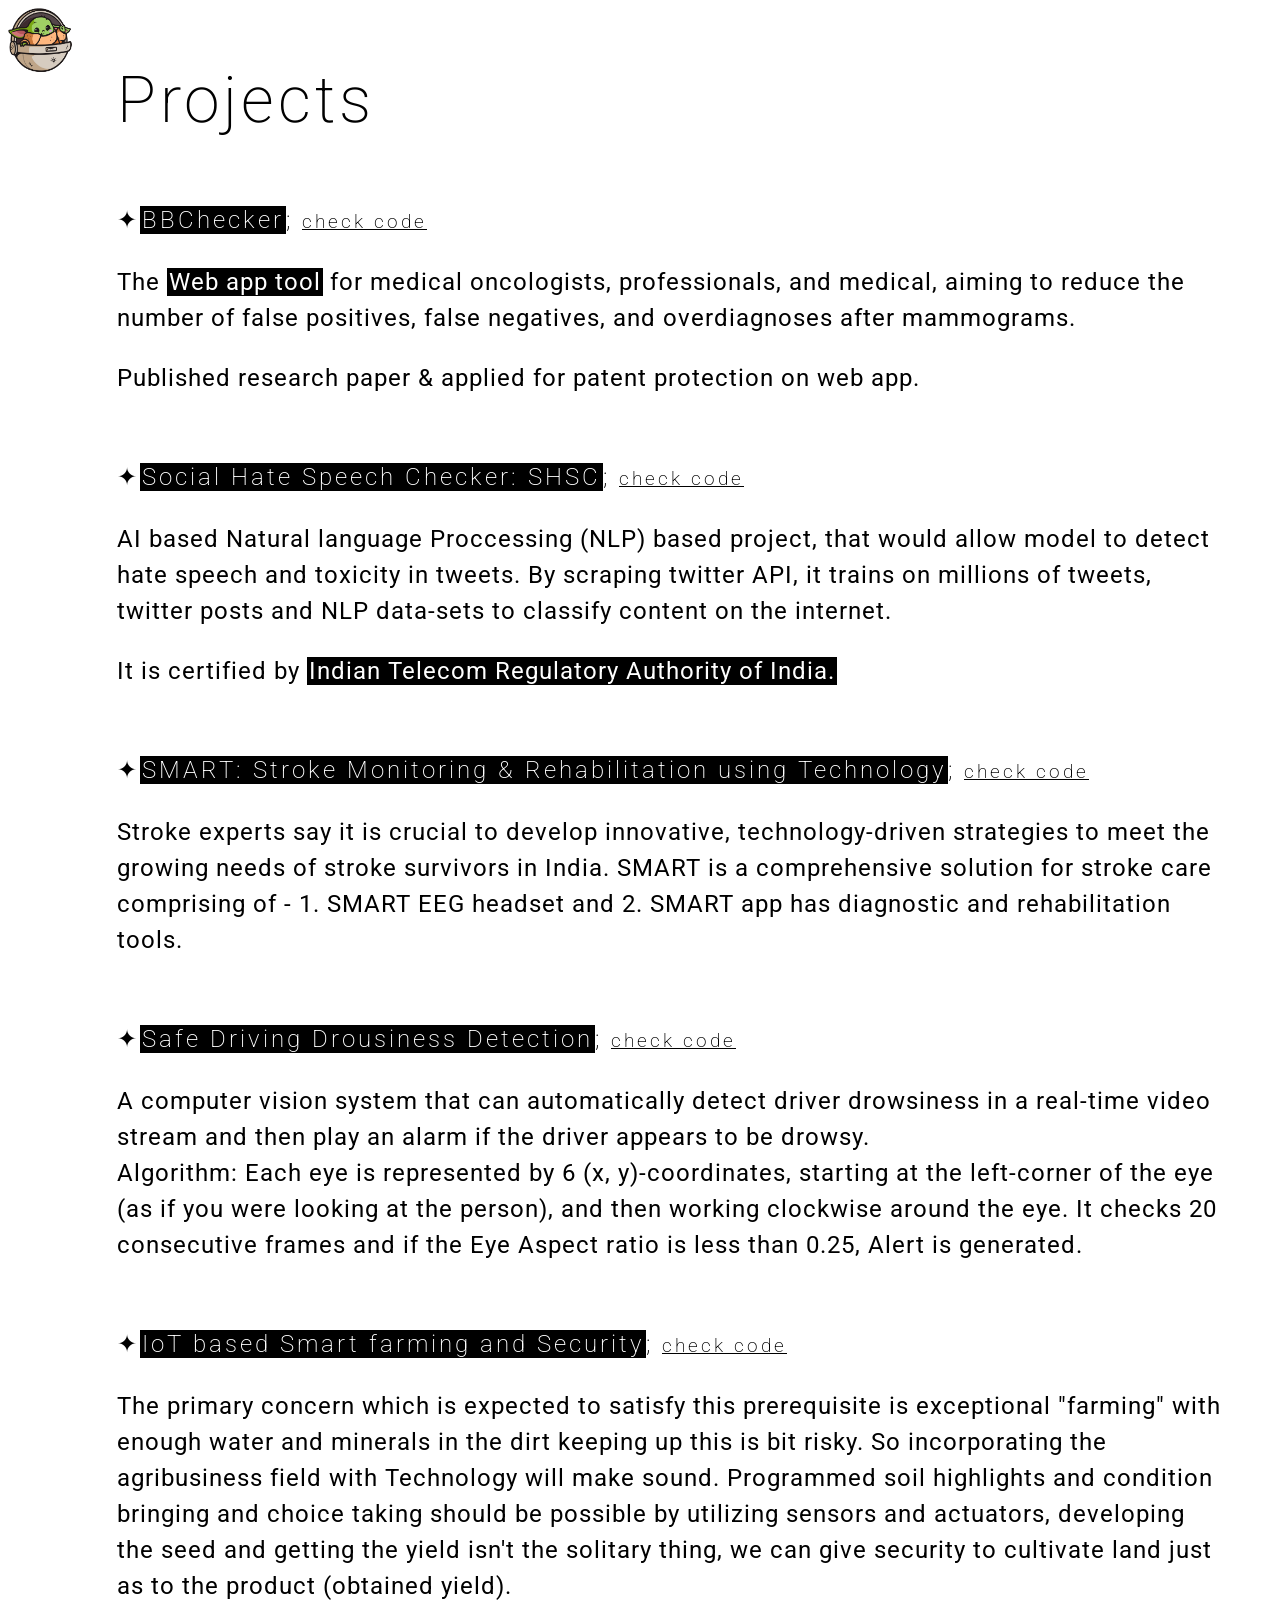
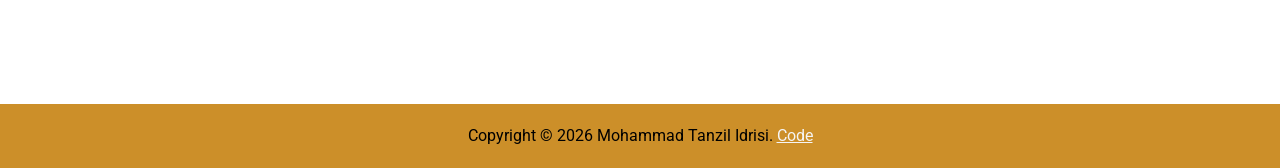
<file: projects.html>
<!doctype html>

<html lang="en">
<head>
    <meta charset="utf-8">

    <title>Mohammad Tanzil Idrisi</title>
    <meta name="description" content="The personal portfolio of Mohammad Tanzil Idrisi">
    <meta name="author" content="Mohammad Tanzil Idrisi">
    <meta name="viewport" content="width=device-width, initial-scale=1.0">

    <link rel="stylesheet" href="assets/css/the.css">
    <link rel="stylesheet" href="assets/css/bootstrap-grid.min.css">

    <link href="https://fonts.googleapis.com/css?family=Roboto" rel="stylesheet">

    <!--[if lt IE 9]>
    <script src="https://cdnjs.cloudflare.com/ajax/libs/html5shiv/3.7.3/html5shiv.js"></script>
    <![endif]-->

</head>

<body>
    
    <section>
        <div class="page">
            <div class="container">
                <div class="row">
                    <div class="col-sm-12 me">
                        <h1>Projects</h1>
                        <h2>✦<span class="highlight">BBChecker</span>; 
                             <a  style="font-size: 19px" href="https://github.com/tanzil7890">check code</a> 
                        </h2>
                        
                        <p>
                            The <span class="highlight">Web app tool</span> for medical oncologists, professionals, and medical, aiming to reduce the number of
                            false positives, false negatives, and overdiagnoses after mammograms.
                        </p>
                        <p>Published research paper & applied for patent protection on web app.</p>
                        <br>
    
                        <h2>✦<span class="highlight">Social Hate Speech Checker: SHSC</span>; 
                            <a  style="font-size: 19px" href="https://github.com/tanzil7890">check code</a> 
                       </h2>
                        
                        <p>
                            AI based Natural language Proccessing (NLP) based project, that would allow model to detect hate speech and toxicity in tweets. By scraping twitter API, it trains on millions of tweets, twitter posts and NLP data-sets to classify content on the internet.
                        </p>
                        
                        <p>
                            It is certified by <span class="highlight">Indian Telecom Regulatory Authority of India.</span>
                        </p><br>
    
                        <h2>✦<span class="highlight">SMART: Stroke Monitoring & Rehabilitation using Technology</span>; 
                            <a  style="font-size: 19px" href="https://github.com/tanzil7890">check code</a> 
                       </h2>
                        
                        <p>
                            Stroke experts say it is crucial to develop innovative, technology-driven strategies to meet the growing needs of stroke survivors in India. SMART is a comprehensive solution for stroke care comprising of - 1. SMART EEG headset and 2. SMART app has diagnostic and rehabilitation tools.

                        </p><br>
                        
                        <h2>✦<span class="highlight">Safe Driving Drousiness Detection</span>; 
                            <a  style="font-size: 19px" href="https://github.com/tanzil7890">check code</a> 
                       </h2>
                        
                        <p>
                            A computer vision system that can automatically detect driver drowsiness in a real-time video stream and then play an alarm if the driver appears to be drowsy.
                            <br>Algorithm: Each eye is represented by 6 (x, y)-coordinates, starting at the left-corner of the eye (as if you were looking at the person), and then working clockwise around the eye. It checks 20 consecutive frames and if the Eye Aspect ratio is less than 0.25, Alert is generated.

                        </p><br>

                        <h2>✦<span class="highlight">IoT based Smart farming and Security</span>; 
                            <a  style="font-size: 19px" href="https://github.com/tanzil7890">check code</a> 
                       </h2>
                        
                        <p>
                            The primary concern which is expected to satisfy this prerequisite is exceptional "farming" with enough water and minerals in the dirt keeping up this is bit risky. So incorporating the agribusiness field with Technology will make sound. Programmed soil highlights and condition bringing and choice taking should be possible by utilizing sensors and actuators, developing the seed and getting the yield isn't the solitary thing, we can give security to cultivate land just as to the product (obtained yield).

                        </p><br>
                        
                        <br><br><br>
    
                    </div>
                </div>
            </div>
        </div>
    </section>


<header class="hidden-xs">
    <img id="logo" alt="logo" src="assets/img/favicon.png"/>
    
    
</header>








<footer>
    <div class="footer-content">
        <div class="page">
            <p id="footer-text"></p>
        </div>
    </div>
</footer>


<script src="assets/js/the.js"></script>

</body>
</html>
</file>
<file: css/style.css>
/* ===========================================================
   WORKBENCH
   An application shell, not a document: title bar, tree,
   tabbed pane, status bar. Accent hues encode CATEGORY
   (work / research / ships / reading) the way syntax colour
   encodes token type, so colour carries information here.
   Every pair below measured; floor is 4.69:1 on the deepest
   surface in either theme.
   =========================================================== */
:root{
  color-scheme: light;

  /* Neutrals carry the page. One muted accent, spent only on state:
     the selected row, the active tab, focus, and link underlines.
     The category hues are gone; structure does that work now. */
  --l-bg:#fcfcfb; --l-panel:#f6f7f4; --l-panel2:#eef0ec; --l-sunk:#f1f2ef;
  --l-line:#e6e8e3; --l-line2:#d2d6cd;
  --l-fg:#1f2220; --l-fg2:#565b53; --l-fg3:#6a705f;
  --l-acc:#2f6157; --l-acc-w:#eaf0ee;

  --d-bg:#15181a; --d-panel:#191d1f; --d-panel2:#1f2427; --d-sunk:#111416;
  --d-line:#242a2c; --d-line2:#333a3c;
  --d-fg:#e3e7e4; --d-fg2:#9ba29d; --d-fg3:#8c948e;
  --d-acc:#8cbfb2; --d-acc-w:#1b2523;

  --bg:var(--l-bg); --panel:var(--l-panel); --panel2:var(--l-panel2); --sunk:var(--l-sunk);
  --line:var(--l-line); --line2:var(--l-line2);
  --fg:var(--l-fg); --fg2:var(--l-fg2); --fg3:var(--l-fg3);
  --accent:var(--l-acc); --accent-w:var(--l-acc-w);
  --focus:var(--l-acc);
  /* kept so markup need not change; all four now resolve to the quiet tone */
  --work:var(--l-fg3); --work-w:var(--l-panel2);
  --res:var(--l-fg3);  --res-w:var(--l-panel2);
  --ship:var(--l-fg3); --ship-w:var(--l-panel2);
  --read:var(--l-fg3); --read-w:var(--l-panel2);

  --sans:'IBM Plex Sans',ui-sans-serif,system-ui,-apple-system,Segoe UI,Helvetica,Arial,sans-serif;
  --mono:'IBM Plex Mono',ui-monospace,SFMono-Regular,Menlo,Consolas,monospace;
  --rail:250px;
}
@media (prefers-color-scheme: dark){
  :root:not([data-theme="light"]){
    color-scheme: dark;
    --bg:var(--d-bg); --panel:var(--d-panel); --panel2:var(--d-panel2); --sunk:var(--d-sunk);
    --line:var(--d-line); --line2:var(--d-line2);
    --fg:var(--d-fg); --fg2:var(--d-fg2); --fg3:var(--d-fg3);
    --accent:var(--d-acc); --accent-w:var(--d-acc-w);
    --focus:var(--d-acc);
    --work:var(--d-fg3); --work-w:var(--d-panel2);
    --res:var(--d-fg3);  --res-w:var(--d-panel2);
    --ship:var(--d-fg3); --ship-w:var(--d-panel2);
    --read:var(--d-fg3); --read-w:var(--d-panel2);
  }
}
:root[data-theme="dark"]{
  color-scheme: dark;
  --bg:var(--d-bg); --panel:var(--d-panel); --panel2:var(--d-panel2); --sunk:var(--d-sunk);
  --line:var(--d-line); --line2:var(--d-line2);
  --fg:var(--d-fg); --fg2:var(--d-fg2); --fg3:var(--d-fg3);
  --accent:var(--d-acc); --accent-w:var(--d-acc-w);
  --focus:var(--d-acc);
  --work:var(--d-fg3); --work-w:var(--d-panel2);
  --res:var(--d-fg3);  --res-w:var(--d-panel2);
  --ship:var(--d-fg3); --ship-w:var(--d-panel2);
  --read:var(--d-fg3); --read-w:var(--d-panel2);
}

/* ---------- base ---------- */
*,*::before,*::after{box-sizing:border-box}
img{max-width:100%;height:auto}
[hidden]{display:none!important}
h1,h2,h3,h4,p,ul,ol,figure{margin:0}
ul,ol{padding:0;list-style:none}
a{color:inherit;text-decoration:none}
button{font:inherit;color:inherit;background:none;border:0;padding:0;cursor:pointer}
svg{display:block}
body{
  margin:0;background:var(--bg);color:var(--fg);
  font:400 14.5px/1.6 var(--sans);
  -webkit-text-size-adjust:100%;
}
.vh{position:absolute;width:1px;height:1px;margin:-1px;overflow:hidden;clip-path:inset(50%);white-space:nowrap}
:where(a,button,summary,input,[tabindex]):focus-visible{
  outline:2px solid var(--focus);outline-offset:2px;border-radius:3px;
}
:where(a,button,input):focus:not(:focus-visible){outline:none}
.skip{
  position:absolute;left:10px;top:-50px;z-index:200;
  background:var(--panel2);color:var(--fg);padding:8px 12px;
  border:1px solid var(--line2);border-radius:4px;font-size:12px;
  transition:top .12s;
}
.skip:focus{top:8px}

/* ---------- shell ---------- */
/* The desktop shell is exactly one viewport tall: the pane scrolls, the
   page behind it does not. min-height is deliberately absent so a short
   window can never push the shell past the viewport and produce a second,
   outer scrollbar. */
html,body{height:100%}
.shell{
  display:grid;grid-template-rows:auto minmax(0,1fr) auto;
  height:100%;
}
@media(min-width:901px){
  /* percentage height off html/body is exact, unlike dvh, so the shell is
     precisely one viewport and the page behind the pane cannot scroll */
  html,body{overflow:hidden}
}
.mid{display:grid;grid-template-columns:var(--rail) minmax(0,1fr);min-height:0}
/* Grid children resolve min-width:auto by default, which lets the sidebar's
   scrolling nav row widen its track and push the shell past the viewport. */
.shell > *,.mid > *,.pane > *{min-width:0}
.rail,.tabs,.scroll,.title,.status{min-width:0;max-width:100%}

/* ---------- title bar ---------- */
.title{
  display:flex;align-items:center;gap:12px;
  padding:0 14px;height:44px;
  background:var(--panel);border-bottom:1px solid var(--line);
}
.title__name{
  font-family:var(--mono);font-size:12.5px;font-weight:500;letter-spacing:.02em;
  color:var(--fg2);white-space:nowrap;overflow:hidden;text-overflow:ellipsis;min-width:0;
}
.title__name b{color:var(--fg);font-weight:600}
.title__sp{flex:1;min-width:0}
.tbtn{
  display:inline-flex;align-items:center;gap:7px;
  font-family:var(--mono);font-size:11.5px;letter-spacing:.03em;color:var(--fg2);
  border:1px solid var(--line);border-radius:5px;padding:5px 9px;min-height:30px;
  background:var(--bg);flex:none;
}
.tbtn:hover{color:var(--fg);border-color:var(--line2)}

/* ---------- sidebar tree ---------- */
.rail{
  background:var(--panel);border-right:1px solid var(--line);
  overflow-y:auto;overscroll-behavior:contain;min-width:0;
  padding-block:10px 20px;
}
.tree__grp{margin-block-end:2px}
.tree__h{
  width:100%;display:flex;align-items:center;gap:7px;
  padding:7px 14px;
  font-family:var(--mono);font-size:10.5px;font-weight:500;
  letter-spacing:.14em;text-transform:uppercase;color:var(--fg3);
}
.tree__h:hover{color:var(--fg2)}
.tree__tw{font-size:8px;transition:transform .15s ease;flex:none;width:8px}
.tree__h[aria-expanded="false"] .tree__tw{transform:rotate(-90deg)}
.tree__n{margin-left:auto;font-size:10px;color:var(--fg3);font-variant-numeric:tabular-nums}
.tree__list{display:flex;flex-direction:column}
.tree__h[aria-expanded="false"] + .tree__list{display:none}
.tw{
  display:flex;align-items:center;gap:9px;width:100%;
  padding:6px 14px 6px 30px;min-height:32px;
  font-size:13px;color:var(--fg2);text-align:left;
  border-left:2px solid transparent;
}
.tw:hover{background:var(--panel2);color:var(--fg)}
.tw__dot{width:4px;height:4px;border-radius:50%;flex:none;background:var(--line2)}
.tw__t{min-width:0;overflow:hidden;text-overflow:ellipsis;white-space:nowrap}
.tw__n{margin-left:auto;font-family:var(--mono);font-size:10.5px;color:var(--fg3);font-variant-numeric:tabular-nums;flex:none}
.tw[aria-current="true"]{background:var(--panel2);color:var(--fg);border-left-color:var(--accent)}
.tw[aria-current="true"] .tw__dot{background:var(--accent)}

/* ---------- pane ---------- */
.pane{display:grid;grid-template-rows:auto minmax(0,1fr);min-width:0;min-height:0}
.tabs{
  display:flex;overflow-x:auto;scrollbar-width:none;
  background:var(--panel);border-bottom:1px solid var(--line);min-width:0;
}
.tabs::-webkit-scrollbar{display:none}
.tab{
  display:flex;align-items:center;gap:8px;flex:none;
  padding:0 16px;height:38px;
  font-family:var(--mono);font-size:12px;letter-spacing:.02em;color:var(--fg3);
  border-right:1px solid var(--line);
  border-top:2px solid transparent;white-space:nowrap;
}
.tab:hover{color:var(--fg2);background:var(--panel2)}
.tab[aria-selected="true"]{
  background:var(--bg);color:var(--fg);border-top-color:var(--accent);
}
.tab__d{display:none}

.scroll{overflow-y:auto;overscroll-behavior:contain;min-height:0}

/* the two inner scrollers are the only ones on the page; keep them quiet */
.scroll,.rail{scrollbar-width:thin;scrollbar-color:var(--line2) transparent}
.scroll::-webkit-scrollbar,.rail::-webkit-scrollbar{width:11px}
.scroll::-webkit-scrollbar-track,.rail::-webkit-scrollbar-track{background:transparent}
.scroll::-webkit-scrollbar-thumb,.rail::-webkit-scrollbar-thumb{
  background:var(--line2);border-radius:7px;
  border:3px solid transparent;background-clip:content-box;
}
.scroll::-webkit-scrollbar-thumb:hover,.rail::-webkit-scrollbar-thumb:hover{background:var(--fg3);background-clip:content-box}
.view{display:none;padding:26px 26px 64px}
.view.on{display:block}
.inner{max-width:920px}

/* ---------- shared pieces ---------- */
.eyebrow{
  font-family:var(--mono);font-size:10.5px;font-weight:500;
  letter-spacing:.16em;text-transform:uppercase;color:var(--fg3);
}
.h-view{font-size:19px;font-weight:500;letter-spacing:-.01em;margin-block:4px 3px}
.sub{font-size:14px;color:var(--fg2);max-width:64ch}
.vhead{margin-block-end:26px;padding-block-end:18px;border-bottom:1px solid var(--line)}

.chipline{display:flex;flex-wrap:wrap;gap:6px}
.chip{
  display:inline-flex;align-items:center;gap:6px;
  font-family:var(--mono);font-size:11px;letter-spacing:.02em;
  color:var(--fg2);background:var(--panel);
  border:1px solid var(--line);border-radius:5px;
  padding:4px 9px;min-height:28px;
}
.chip:hover{border-color:var(--line2);color:var(--fg)}
.chip b{font-weight:400;color:var(--fg3);font-variant-numeric:tabular-nums}
.chip[aria-pressed="true"]{color:var(--accent);border-color:var(--accent);background:var(--accent-w)}
.chip[aria-pressed="true"] b{color:var(--accent)}

.tag{
  font-family:var(--mono);font-size:10.5px;letter-spacing:.02em;
  color:var(--fg3);background:var(--panel);
  border:1px solid var(--line);border-radius:4px;padding:1px 6px;
}
.ext{font-family:var(--mono);font-size:11px;color:var(--fg3)}

.olink{
  display:inline-flex;align-items:center;gap:7px;
  font-family:var(--mono);font-size:11px;letter-spacing:.03em;color:var(--fg2);
  border:1px solid var(--line);border-radius:5px;padding:5px 9px;min-height:28px;
}
.olink:hover{border-color:var(--accent);color:var(--accent)}
.olink--off{border-style:dashed;color:var(--fg3);cursor:default}
.olink--off:hover{border-color:var(--line);color:var(--fg3)}

/* ---------- overview ---------- */
.hero{display:grid;gap:18px;margin-block-end:30px}
.hero__id{display:flex;align-items:flex-start;gap:16px;flex-wrap:wrap}
.mono-mark{
  width:46px;height:46px;flex:none;border-radius:9px;
  background:var(--panel);color:var(--fg2);
  border:1px solid var(--line2);
  display:grid;place-items:center;
  font-family:var(--mono);font-size:13px;font-weight:500;letter-spacing:.04em;
}
.hero__txt{min-width:0}
.hero__h{font-size:clamp(24px,4.4vw,33px);font-weight:500;letter-spacing:-.02em;line-height:1.15}
.hero__s{font-size:15px;color:var(--fg2);margin-block-start:7px;max-width:56ch}

/* the links sit where the stat row used to, so they keep its hairline band */
.hero .links{border-block:1px solid var(--line);padding-block:13px}

.block{margin-block-start:30px}
.block__h{
  display:flex;align-items:center;gap:10px;margin-block-end:12px;
}
.block__h .eyebrow{white-space:nowrap}
.block__r{height:1px;flex:1;background:var(--line)}
.block__a{font-family:var(--mono);font-size:11px;color:var(--fg3)}
.block__a:hover{color:var(--accent)}

.orgs{display:flex;flex-wrap:wrap;gap:6px}
.org{
  display:inline-flex;align-items:center;gap:8px;
  border:1px solid var(--line);border-radius:6px;padding:5px 10px;
  font-size:13px;color:var(--fg2);
}
.org b{color:var(--fg);font-weight:500}
.org span{font-family:var(--mono);font-size:10.5px;color:var(--fg3)}

.now{display:grid;gap:2px}
.now li{display:grid;grid-template-columns:16px 1fr;gap:10px;padding-block:7px;font-size:14px;color:var(--fg2)}
.now li::before{content:"";width:6px;height:6px;border-radius:2px;background:var(--accent);margin-top:8px}
.now b{color:var(--fg);font-weight:500}
.tlink{color:var(--fg);border-bottom:1px solid var(--accent);padding-bottom:1px}
.tlink:hover{color:var(--accent)}

.pins{display:grid;gap:10px;grid-template-columns:repeat(auto-fit,minmax(228px,1fr))}
.pin{
  border:1px solid var(--line);border-radius:7px;padding:13px 14px;
  display:flex;flex-direction:column;gap:7px;
}
.pin:hover{border-color:var(--line2)}
.pin__h{display:flex;align-items:baseline;gap:8px}
.pin__n{font-size:13.5px;font-weight:500;color:var(--fg);min-width:0;overflow-wrap:anywhere}
.pin__x{margin-left:auto;font-family:var(--mono);font-size:11px;color:var(--fg3);flex:none}
.pin:hover .pin__x{color:var(--fg2)}
.pin__d{font-size:13px;color:var(--fg2);line-height:1.5}
.pin__t{display:flex;flex-wrap:wrap;gap:4px;margin-top:auto}

.links{display:flex;flex-wrap:wrap;gap:6px}

/* ---------- work timeline ---------- */
.role{
  display:grid;grid-template-columns:14px minmax(0,1fr);gap:0 16px;
  padding-block-end:26px;
}
.role__rail{position:relative;display:flex;justify-content:center}
.role__rail::before{content:"";width:1px;background:var(--line);flex:none;height:100%}
.role:last-child .role__rail::before{background:linear-gradient(var(--line),transparent)}
.role__rail::after{
  content:"";position:absolute;top:6px;width:9px;height:9px;border-radius:3px;
  background:var(--bg);border:1.5px solid var(--line2);
}
.role--on .role__rail::after{background:var(--accent);border-color:var(--accent)}
.role__b{min-width:0;padding-block-start:0}
.role__top{display:flex;flex-wrap:wrap;align-items:baseline;gap:6px 12px}
.role__org{font-size:15px;font-weight:500;letter-spacing:-.005em;color:var(--fg);overflow-wrap:anywhere}
.role__when{
  margin-left:auto;font-family:var(--mono);font-size:11px;color:var(--fg3);
  font-variant-numeric:tabular-nums;white-space:nowrap;
}
.role__meta{font-size:13px;color:var(--fg2);margin-block:3px 10px}
.role__meta em{font-style:normal;color:var(--fg3)}
.pill{
  font-family:var(--mono);font-size:9.5px;letter-spacing:.1em;text-transform:uppercase;
  color:var(--fg3);border:1px solid var(--line2);
  border-radius:4px;padding:1px 6px;
}
.bl{display:grid;gap:5px}
.bl li{display:grid;grid-template-columns:12px 1fr;gap:8px;font-size:13.5px;color:var(--fg2);line-height:1.55}
.bl li::before{content:"";width:4px;height:1px;background:var(--line2);margin-top:11px}
.sup{font-family:var(--mono);font-size:11px;color:var(--fg3);margin-block-start:9px}
.sup a{color:var(--fg2);border-bottom:1px solid var(--line2)}
.sup a:hover{color:var(--accent);border-bottom-color:var(--accent)}

/* ---------- projects ---------- */
.ptools{
  position:sticky;top:0;z-index:5;background:var(--bg);
  padding-block:0 12px;margin-block-end:6px;
}
.pcount{font-family:var(--mono);font-size:11px;color:var(--fg3);margin-block-start:9px}
.grid{display:grid;gap:10px;grid-template-columns:repeat(auto-fill,minmax(250px,1fr))}
.card{
  border:1px solid var(--line);border-radius:7px;padding:13px 14px;
  display:flex;flex-direction:column;gap:7px;min-width:0;
}
.card:hover{border-color:var(--line2)}
.card__h{display:flex;align-items:baseline;gap:8px}
.card__i{font-family:var(--mono);font-size:10.5px;color:var(--fg3);font-variant-numeric:tabular-nums;flex:none}
.card__n{font-size:13.5px;font-weight:500;color:var(--fg);min-width:0;overflow-wrap:anywhere}
.card__d{font-size:12.5px;line-height:1.5;color:var(--fg2)}
.card__f{display:flex;flex-wrap:wrap;gap:4px;align-items:center;margin-top:auto;padding-top:2px}
.card__f .olink{margin-left:auto}
.gsep{
  display:flex;align-items:center;gap:10px;
  margin-block:24px 12px;
}
.gsep:first-child{margin-block-start:4px}
.gsep__t{font-family:var(--mono);font-size:11px;letter-spacing:.12em;text-transform:uppercase;color:var(--fg3)}
.gsep__r{height:1px;flex:1;background:var(--line)}
.gsep__n{font-family:var(--mono);font-size:10.5px;color:var(--fg3)}

/* ---------- research ---------- */
.paper{
  border-bottom:1px solid var(--line);
  padding-block:15px;
}
.paper:first-of-type{border-top:1px solid var(--line)}
.paper__t{font-size:14px;font-weight:500;line-height:1.45;overflow-wrap:anywhere}
.paper__v{font-family:var(--mono);font-size:11px;color:var(--fg3);margin-block-start:5px}
.paper__f{display:flex;flex-wrap:wrap;gap:5px;margin-block-start:10px;align-items:center}
.talkrow{
  display:grid;gap:2px 14px;padding-block:11px;border-bottom:1px solid var(--line);
}
.talkrow:first-of-type{border-top:1px solid var(--line)}
.talkrow__t{font-size:13.5px;color:var(--fg);line-height:1.45;overflow-wrap:anywhere}
.talkrow__v{font-family:var(--mono);font-size:11px;color:var(--fg3)}
.talkrow__d{font-family:var(--mono);font-size:11px;color:var(--fg3);font-variant-numeric:tabular-nums}
@media(min-width:660px){
  .talkrow{grid-template-columns:minmax(0,1fr) 14ch;align-items:baseline}
  .talkrow__d{grid-column:2;grid-row:1;text-align:right}
  .talkrow__t{grid-column:1;grid-row:1}
  .talkrow__v{grid-column:1;grid-row:2}
}

/* ---------- personal ---------- */
.prose{font-size:14.5px;line-height:1.65;color:var(--fg2);max-width:66ch}
.prose + .prose{margin-block-start:12px}
.bookrow{
  display:grid;gap:1px 14px;padding-block:11px;border-bottom:1px solid var(--line);
}
.bookrow:first-of-type{border-top:1px solid var(--line)}
@media(min-width:560px){.bookrow{grid-template-columns:minmax(0,1fr) auto;align-items:baseline}}
.bookrow:hover{background:var(--panel)}
.bookrow__t{font-size:14px;color:var(--fg);border-bottom:1px solid var(--line2);justify-self:start;overflow-wrap:anywhere}
.bookrow:hover .bookrow__t{color:var(--accent);border-bottom-color:var(--accent)}
.bookrow__a{font-family:var(--mono);font-size:11px;color:var(--fg3)}
.wcard{
  display:flex;align-items:center;gap:12px;
  border:1px solid var(--line);border-radius:7px;padding:13px 14px;margin-block-end:8px;
}
.wcard:hover{border-color:var(--line2)}
.wcard__t{font-size:14px;font-weight:500}
.wcard__d{font-size:13px;color:var(--fg2)}
.wcard__x{margin-left:auto;font-family:var(--mono);font-size:11px;color:var(--fg3);flex:none}
.wcard:hover .wcard__x{color:var(--fg2)}

/* ---------- status bar ---------- */
.status{
  display:flex;align-items:center;gap:14px;flex-wrap:wrap;
  padding:0 14px;min-height:30px;
  background:var(--panel);border-top:1px solid var(--line);
  font-family:var(--mono);font-size:11px;letter-spacing:.02em;color:var(--fg3);
}
.status__ok{display:inline-flex;align-items:center;gap:6px;color:var(--fg2)}
.status__ok i{width:5px;height:5px;border-radius:50%;background:var(--accent);display:block}
.status__sp{flex:1;min-width:0}
.status a{color:var(--fg3)}
.status a:hover{color:var(--fg2)}

/* ---------- dialog ---------- */
dialog.md{
  border:1px solid var(--line2);border-radius:10px;
  background:var(--bg);color:var(--fg);padding:22px;
  max-width:min(92vw,430px);margin:auto;
}
dialog.md::backdrop{background:rgb(8 10 12 / .6)} /* literal: ::backdrop ignores vars */
.md__t{font-size:15px;font-weight:600}
.md__p{font-size:14px;color:var(--fg2);line-height:1.55;margin-block:9px 18px}
.md__a{display:flex;flex-wrap:wrap;gap:8px;justify-content:flex-end}
.btn{
  font-size:13px;border:1px solid var(--line2);border-radius:6px;
  padding:8px 14px;min-height:36px;display:inline-flex;align-items:center;color:var(--fg2);
}
.btn:hover{color:var(--fg)}
.btn--p{border-color:var(--accent);color:var(--accent);background:var(--accent-w)}

/* ---------- responsive: the IDE metaphor stops working small ---------- */
@media(max-width:900px){
  html,body{height:auto;overflow:visible}
  .shell{height:auto;max-height:none;min-height:100dvh}
  .mid{grid-template-columns:1fr}
  .rail{
    border-right:0;border-bottom:1px solid var(--line);
    overflow-x:auto;overflow-y:hidden;padding-block:0;
    display:flex;gap:0;
  }
  /* the <nav> is the rail's only child, so it has to be the flex row too,
     otherwise the groups stack instead of sitting side by side */
  .rail > nav{display:flex;align-items:stretch;min-width:0}
  .tree__grp{margin:0;display:flex;align-items:center}
  .tree__h{display:none}
  .tree__list{flex-direction:row}
  .tree__list .tw{display:none}
  .tree__list .tw[data-top]{
    display:flex;padding:10px 13px;border-left:0;border-bottom:2px solid transparent;
    white-space:nowrap;min-height:40px;
  }
  .tree__list .tw[data-top][aria-current="true"]{border-bottom-color:var(--accent);background:transparent}
  .tw__n{display:none}
  .tabs{display:none}
  .scroll{overflow:visible}
  .view{padding:20px 16px 56px}
  .ptools{position:static}
  .status{padding-block:7px}
}
@media(max-width:520px){
  .title__name span{display:none}
  .grid{grid-template-columns:1fr}
}

@media(prefers-reduced-motion:reduce){
  *,*::before,*::after{animation-duration:.001ms!important;transition-duration:.001ms!important}
}
::selection{background:var(--accent-w);color:var(--fg)}
</file>
<file: assets/css/the.css>
/* Properties */

:root {
    --white: #fff;
    --black: #000;

    --font-color: var(--black);

    --primary-color: #fff;
    --secondary-color: var(--black);
    --tertiary-color: #13fc13;
}

/* Global */

* {
    font-family: 'Roboto', sans-serif;
    box-sizing: border-box;
}

*:focus {
    outline: none;
}

body {
    margin: 0;
}

::selection {
    background: var(--secondary-color);
    color: var(--primary-color); /* WebKit/Blink Browsers */
}

::-moz-selection {
    background: var(--secondary-color);
    color: var(--primary-color); /* Gecko Browsers */
}

/* Typography */

h1,h1,h3,h4,h5,h6,p {
    color: var(--font-color);
}

h1,h2,h3 {
    font-weight: 200;
    line-height: 150%;
}

h1 {
    letter-spacing: 4px;
}

h2 {
    letter-spacing: 3px;
}

h1 {
    font-size: 64px;
}

a {
    color: var(--font-color);
}

.text-center {
    text-align: center;
}

.highlight {
    background:var(--secondary-color);
    color:var(--primary-color);
    text-decoration: none;
    padding: 0 2px;
}

.highlight a {
    color:var(--primary-color);
    text-decoration: none;
}

.highlight::selection {
    background: var(--primary-color);
    color: var(--secondary-color); /* WebKit/Blink Browsers */
}
.highlight::-moz-selection {
    background: var(--primary-color);
    color: var(--secondary-color); /* Gecko Browsers */
}

/* Images */

#logo {
    position: fixed;
    top:8px;
    left:8px;
    height: 64px;
    width: 64px;
}

/* Layout */

section {
    width: 100%;
    display: table;
    padding: 0 0 0 64px;
    margin: 0;
    max-width: none;
    background-color: var(--primary-color);
    color: var(--font-color);
    min-height: 100vh;
}

section:first-of-type {
    min-height:90vh;
}

.page {
    display: table-cell;
    vertical-align: middle;
}

.me p {
    font-size: 24px;
    letter-spacing: 1px;
    line-height: 150%
}

section:nth-of-type(2n) {
    --tmp: var(--primary-color);
    --primary-color: var(--black);
    --secondary-color: var(--white);

    --font-color: var(--white);
}

@media (max-width: 576px) {
    .hidden-xs {
        visibility: hidden;
    }

    section {
        padding: 0;
    }

    .me p {
        font-size: 16px;
    }
}

footer {
    min-height: 64px;
    height: 64px;
    background: var(--tertiary-color);
}

.footer-content {
    display: flex;
    height: 100%;
    justify-content: center;
    align-items: center;
}

footer a {
    color:#f5f5f5;
}

footer a:hover & footer a:focus {
    color:var(--primary-color);
}

/* Hero */

#hero h1, #hero h2 {
    display:inline;
    font-size: 48px;
    line-height: 150%;
}

/* Content */

.project-list {
    list-style: none;
}

.project-list li {
    margin: 16px 0;
    line-height: 150%;
}

.button1 {
    
    font-family: 'Roboto', sans-serif;
    font-size: 22px;
    margin: 4px 2px;
    padding: 15px 32px;
    text-transform: uppercase;
    letter-spacing: 2.5px;
    font-weight: 500;
    color: #000;
    background-color: #fff;
    border: none;
    border-radius: 45px;
    box-shadow: 0px 8px 15px rgba(0, 0, 0, 0.1);
    transition: all 0.3s ease 0s;
    cursor: pointer;
    outline: none;
    }
  
  .button1:hover {
    background-color: #2EE59D;
    box-shadow: 0px 15px 20px rgba(46, 229, 157, 0.4);
    color: #fff;
    transform: translateY(-7px);
  }
</file>
